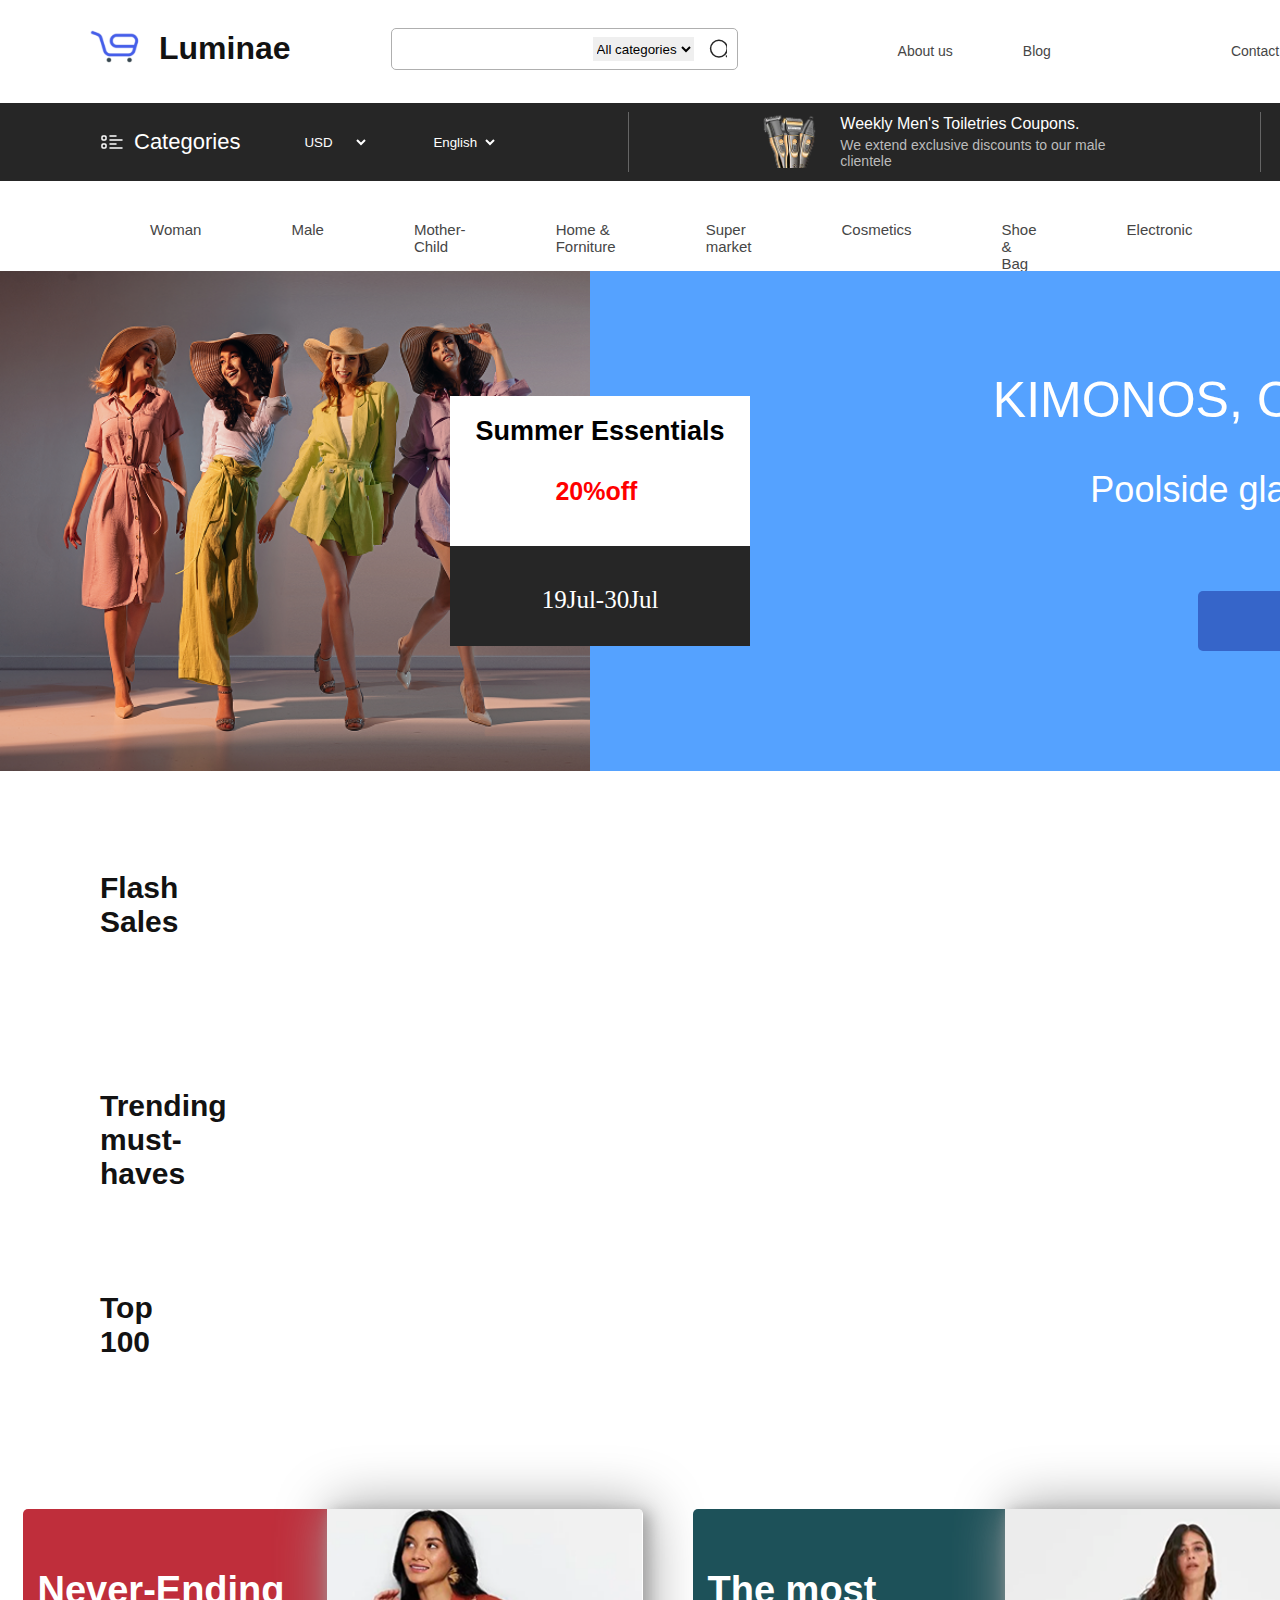
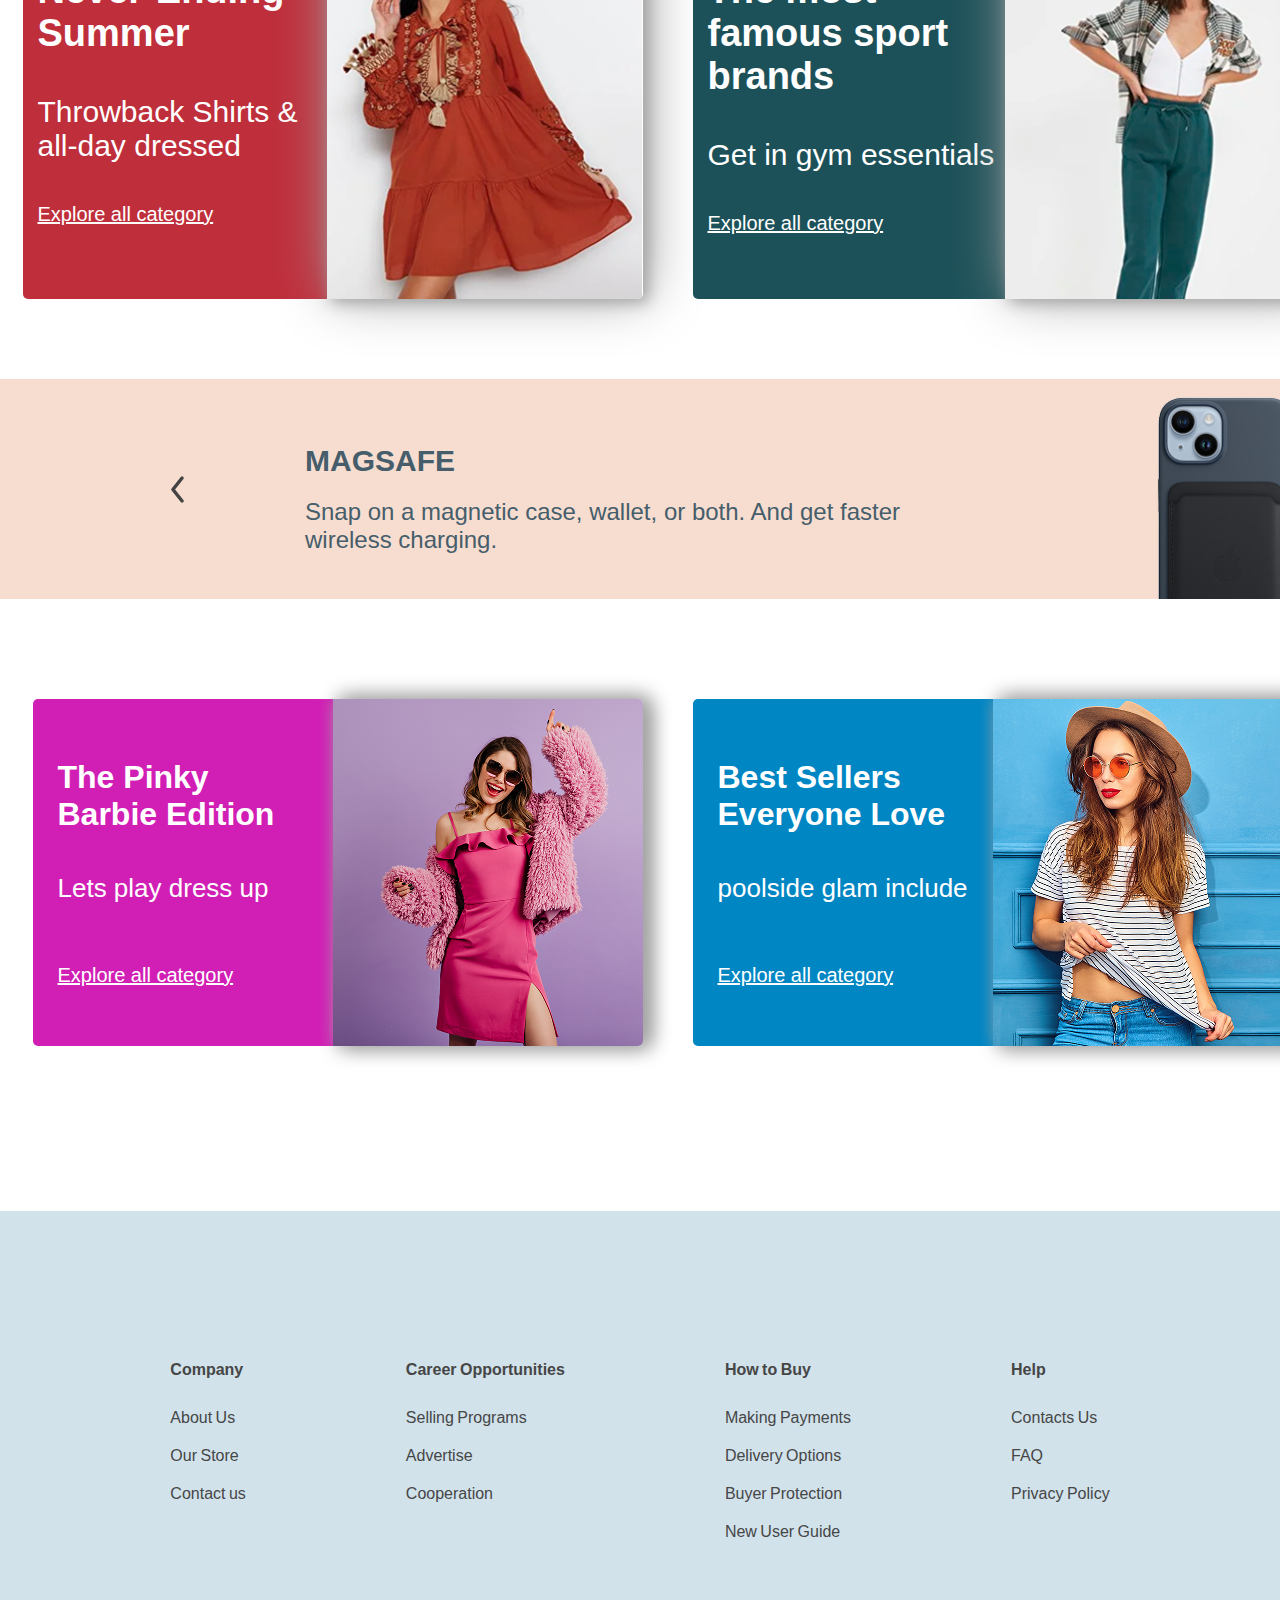
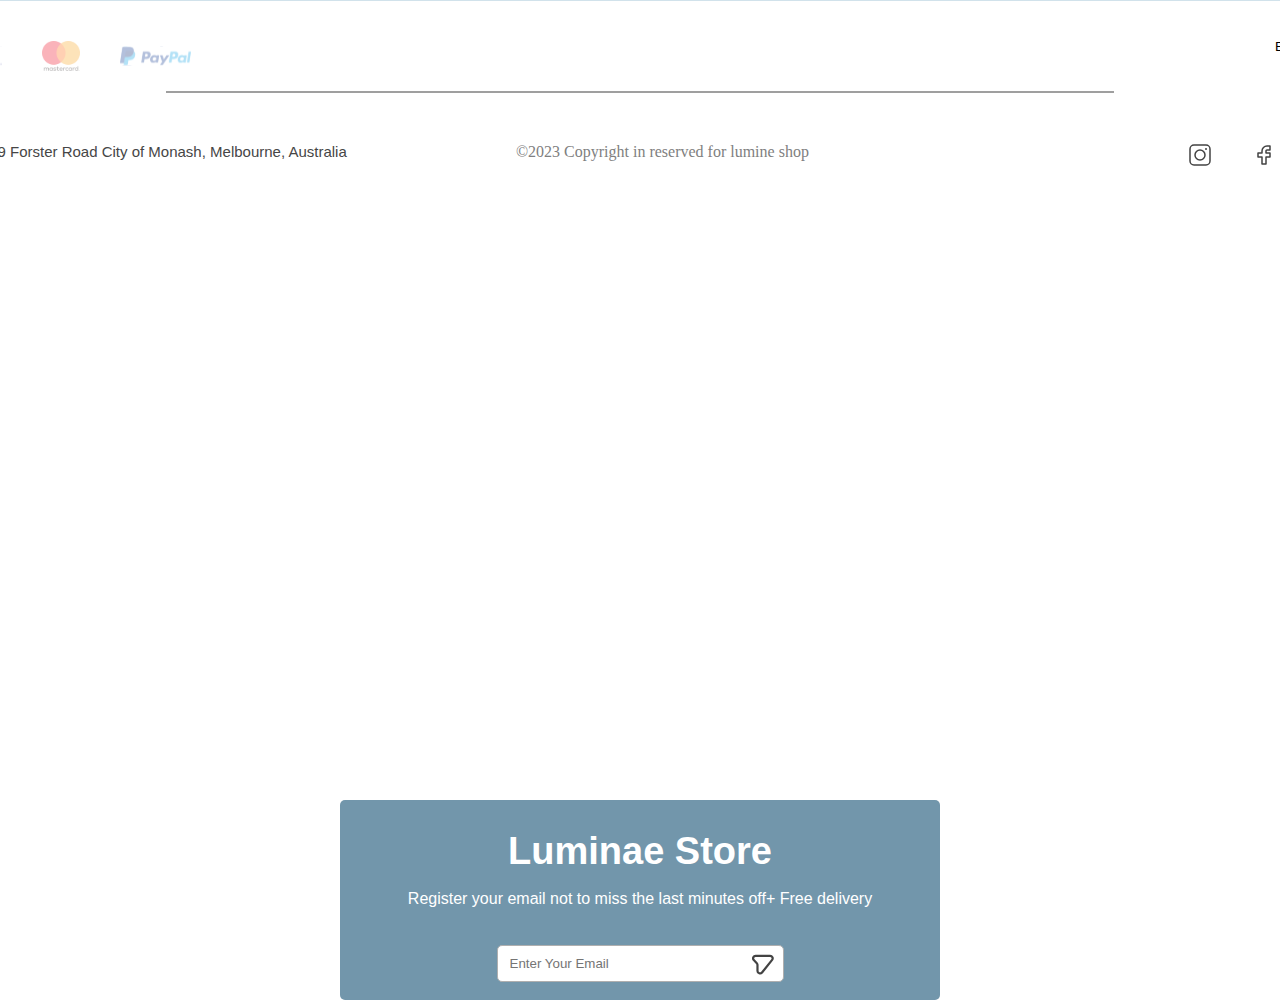
<file: index.html>
<!DOCTYPE html>
<html lang="en">
<head>
    <meta charset="UTF-8">
    <meta name="viewport" content="width=device-width, initial-scale=1.0">
    <link rel="stylesheet" href="css/style.css">
    <title>Luminae</title>
</head>
<body>
    <header>
        <div class="title-container">
            <div class="logo"></div>
            <h1><a href="index.html">Luminae</a></h1>
        </div>
        <nav>
            <div class="search">
                <input type="text" class="search-bar">
                <select name="categories" id="categories" class="select-category">
                    <option value="All categories">All categories</option>
                    <option value="Electronics">Electronics</option>
                    <option value="Cloth">Cloth</option>
                    <option value="Instruments">Instruments</option>
                </select>
                <div class="search-logo"></div>
            </div>
            <div class="nav1">
                <ul>
                    <li>About us</li>
                    <li>Blog</li>
                </ul>
                <ul>
                    <li>Contact us</li>
                    <li>Help&support</li>
                </ul>
            </div>
            <div class="social-container">
                <span class="social1"><img src="logos/Instagram.svg" alt="instagram"></span>
                <span class="social2"><img src="logos/FB.svg" alt="facebook"></span>
                <span class="social3"><img src="logos/Telegram.svg" alt="telegram"></span>
            </div>
        </nav>
    </header>
    <section class="section1">
        <div>
            <div>
                <div class="categories-logo"></div>
                <h2>Categories</h2>
            </div>
            <select class="moneytypes" name="moneytypes" id="moneytypes">
                <option value="USD">USD</option>
                <option value="RUB">RUB</option>
                <option value="EURO">EURO</option>
                <option value="POUND">POUND</option>
            </select>
            <select class="language" name="language" id="language">
                <option value="English">English</option>
                <option value="Russian">Russian</option>
                <option value="Spanish">Spanish</option>
                <option value="French">French</option>
            </select>
            <hr class="devider1">
            <img class="Men-cosmetic-image" src="images/Men cosmetic.png" alt="Men-cosmetic">
            <div class="Men-cosmetic-text-container">
                <h4 class="Men-cosmetic-text1">Weekly Men's Toiletries Coupons.</h4>
                <p class="Men-cosmetic-text2">We extend exclusive discounts to our male clientele</p>
            </div>
            <hr class="devider1">
            <div class="container1">
                <div class="sign-in">
                    <img class="logo1" src="logos/Sign in.svg">
                    <h3><a href="#">Sign in</a></h3>
                </div>
                <div class="Favorites">
                    <img class="logo2" src="logos/Favorides.svg">
                    <h3><a href="#">Favorites</a></h3>
                </div>
                <div class="Card">
                    <img class="logo3" src="logos/Card.svg">
                    <h3><a href="#">Card</a></h3>
                    <div class="Card-amount-indicator"><h2>3</h2></div>
                </div>
            </div>

        </div>
    </section>
    <section class="section2">
        <article>
            <nav>
                <h3>Woman</h3>
                <h3>Male</h3>
                <h3>Mother-Child</h3>
                <h3>Home & Forniture</h3>
                <h3>Super market</h3>
                <h3>Cosmetics</h3>
                <h3>Shoe & Bag</h3>
                <h3>Electronic</h3>
                <h3>Sport & Outdoor</h3>
                <h3>Best seller</h3>
            </nav>
        </article>
        <article>
            <img src="images/left.png" alt="left">
            <div>
                <div>
                    <h3>Summer Essentials</h3>
                    <h3>20%off</h3>
                </div>
                <div>
                    <h4>19Jul-30Jul</h4>
                </div>
            </div>
            <div>
                <h2>KIMONOS, CAFTANS & PAREOS</h2>
                <h3>Poolside glam included From $4.99</h3>
                <button>
                    <img class="shop-now-logo" src="logos/shop-now-icon.svg">
                    <h3>SHOP NOW</h3>
                </button>
            </div>
        </article>
    </section>
    <section class="section3">
        <div>
            <h2>Flash Sales</h2>
            <a href="">View all</a>
        </div>
        <div class="product-wrapper">
            
        </div>
    </section>
    <section class="section4">
        <div>
            <h2>Trending must-haves</h2>
            <a href="">View all</a>
        </div>
        <div class="must-haves-wrapper">
            
        </div>
    </section>
    <section class="section5">
        <div>
            <h2>Top 100</h2>
            <a href="">View all</a>
        </div>
        <div class="top100card-Wrapper">
            
        </div>
    </section>
    <section class="section6">
        <div>
            <div>
                <h2>Never-Ending <br> Summer</h2>
                <h2>Throwback Shirts & <br> all-day dressed</h2>
                <h3><a href="">Explore all category</a></h3>
            </div>
            <img src="images/Throwback Shirts & all-day dressed.png" alt="Throwback Shirts & all-day dressed">
        </div>
        <div>
            <div>
                <h2>The most <br> famous sport <br> brands</h2>
                <h2>Get in gym essentials</h2>
                <h3><a href="">Explore all category</a></h3>
            </div>
            <img src="images/Get in gym essentials.png" alt="Get in gym essentials">
        </div>
    </section>
    <section class="section7">
        <div>
            <img src="logos/left_arrow.svg" alt="left_arrow">
            <div>
                <h2>MAGSAFE</h2>
                <h3>Snap on a magnetic case, wallet, or both. And get faster wireless charging.</h3>
            </div>
            <img src="images/Iphone.png" alt="Iphone">
            <img src="logos/right_arrow.svg" alt="right_arrow">
        </div>
        <div>
            <div>
                <div>
                    <h2>The Pinky <br> Barbie Edition</h2>
                    <h2>Lets play dress up</h2>
                    <h3><a href="">Explore all category</a></h3>
                </div>
                <img src="images/The_pinky_barbie_edition.png" alt="Throwback Shirts & all-day dressed">
            </div>
            <div>
                <div>
                    <h2>Best Sellers <br> Everyone Love</h2>
                    <h2>poolside glam include</h2>
                    <h3><a href="">Explore all category</a></h3>
                </div>
                <img src="images/Best_sellets_everyone_love.png" alt="Get in gym essentials">
            </div>
        </div>
    </section>
    <section class="section8">
        <div class="enter-email">
            <h2>Luminae Store</h2>
            <p>Register your email not to miss the last minutes off+ Free delivery</p>
            <div class="email-text-bar">
                <input type="text" placeholder="Enter Your Email" class="text-bar-email">
                <img src="logos/email-logo.svg" alt="email-logo">
            </div>
        </div>
        <div class="credits">
            <div>
                <p>Company</p>
                <p>About Us</p>
                <p>Our Store</p>
                <p>Contact us</p>
            </div>
            <div>
                <p>Career Opportunities</p>
                <p>Selling Programs</p>
                <p>Advertise</p>
                <p>Cooperation</p>
            </div>
            <div>
                <p>How to Buy</p>
                <p>Making Payments</p>
                <p>Delivery Options</p>
                <p>Buyer Protection</p>
                <p>New User Guide</p>
            </div>
            <div>
                <p>Help</p>
                <p>Contacts Us</p>
                <p>FAQ</p>
                <p>Privacy Policy</p>
            </div>
        </div>
    </section>
    <footer>
        <div>
            <div>
                <img src="logos/visa_logo.svg" alt="visa">
                <img src="logos/mastercard_logo.svg" alt="mastercard">
                <img src="logos/paypal_logo.svg" alt="paypal">
            </div>
            <select class="language" name="language" id="language">
                <option value="English">English</option>
                <option value="Russian">Russian</option>
                <option value="Spanish">Spanish</option>
                <option value="French">French</option>
            </select>
        </div>
        <hr>
        <div>
            <p>165-179 Forster Road City of Monash, Melbourne, Australia</p>
            <p>©2023 Copyright in reserved for lumine shop</p>
            <div>
                <img src="logos/instagram_outlines.svg" alt="instagram">
                <img src="logos/facebook_outlines.svg" alt="facebook">
                <img src="logos/telegram__outlines.svg" alt="telegram">
            </div>
        </div>
    </footer>
    <script src="js/app.js"></script>
</body>
</html>
</file>
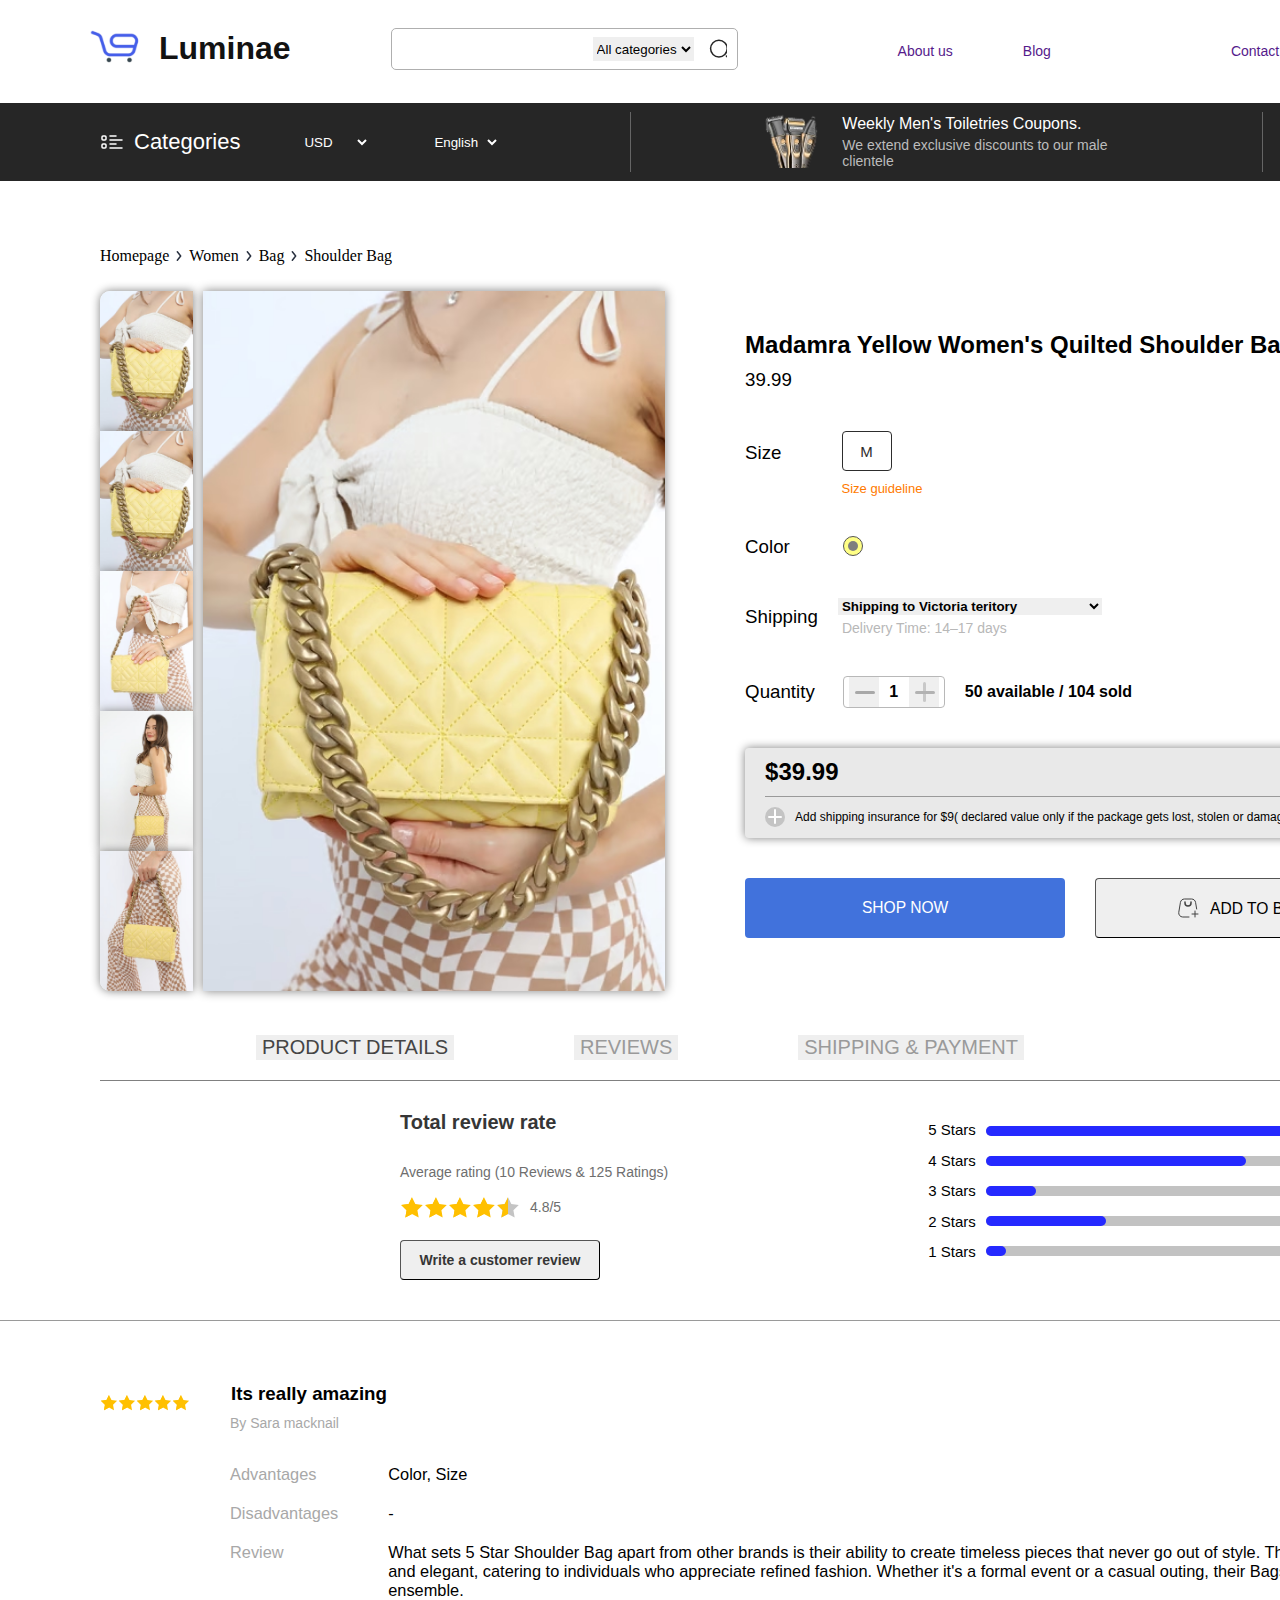
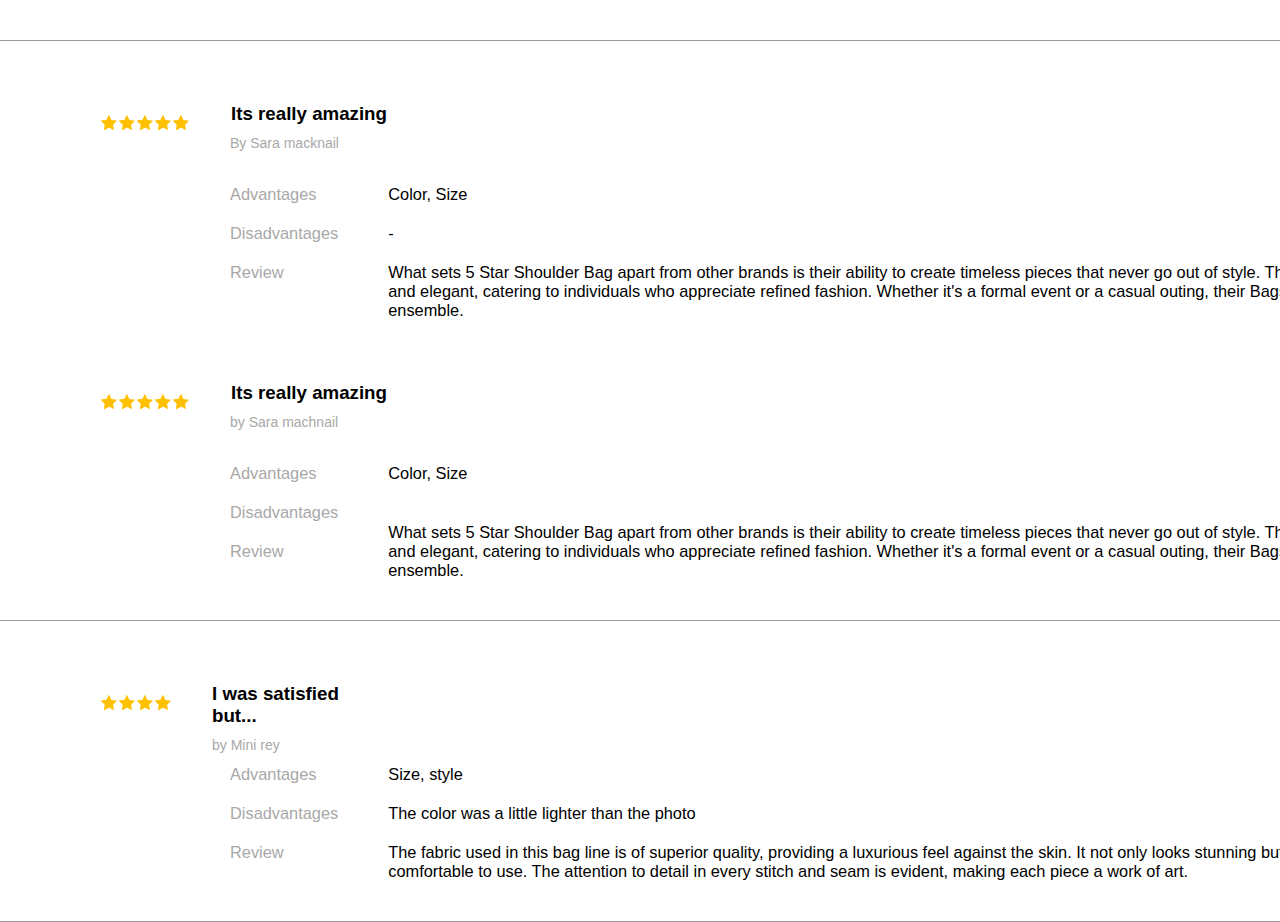
<file: pages/product.html>
<!DOCTYPE html>
<html lang="en">
<head>
    <meta charset="UTF-8">
    <meta name="viewport" content="width=device-width, initial-scale=1.0">
    <link rel="stylesheet" href="../css/css-variables.css">
    <link rel="stylesheet" href="../css/product.css">
    <title>Luminae</title>
</head>
<body>
    <header>
        <div class="title-container">
            <div class="logo"><a href="index.html"><img src="../logos/Main_Logo.svg" alt="website-logo"></a></div>
            <h1><a href="index.html">Luminae</a></h1>
        </div>
        <nav>
            <div class="search">
                <label for="search-products">
                    <input type="text" id="search-products" class="search-bar">
                </label>
                <label for="search-categories">
                    <select name="categories" id="search-categories" class="select-category">
                        <option value="All categories">All categories</option>
                        <option value="Electronics">Electronics</option>
                        <option value="Cloth">Cloth</option>
                        <option value="Instruments">Instruments</option>
                    </select>
                </label>
                <div class="search-logo"></div>
            </div>
            <div class="nav1" role="navigation">
                <ul>
                    <li><a href="">About us</a></li>
                    <li><a href="">Blog</a></li>
                </ul>
                <ul>
                    <li><a href="">Contact us</a></li>
                    <li><a href="">Help&support</a></li>
                </ul>
            </div>
            <div class="social-container" role="link">
                <span class="social1"><a href="https://www.instagram.com" target="_blank"><img src="../logos/Instagram.svg" alt="instagram"></a></span>
                <span class="social2"><a href="https://www.facebook.com" target="_blank"><img src="../logos/FB.svg" alt="facebook"></a></span>
                <span class="social3"><a href="https://telegram.org" target="_blank"><img src="../logos/Telegram.svg" alt="telegram"></a></span>
            </div>
        </nav>
    </header>
    <section class="section1">
        <div>
            <div>
                <div class="categories-logo"><img src="../logos/categories.svg" alt="categories-logo"></div>
                <h2>Categories</h2>
            </div>
            <label for="moneytypes">
                <select class="moneytypes" name="moneytypes" id="moneytypes">
                    <option value="USD">USD</option>
                    <option value="RUB">RUB</option>
                    <option value="EURO">EURO</option>
                    <option value="POUND">POUND</option>
                </select>
            </label>
            <label for="language">
                <select class="language" name="language" id="language">
                    <option value="English">English</option>
                    <option value="Russian">Russian</option>
                    <option value="Spanish">Spanish</option>
                    <option value="French">French</option>
                </select>
            </label>
            <hr class="devider1">
            <img class="Men-cosmetic-image" src="../images/Men cosmetic.avif" alt="Men-cosmetic">
            <div class="Men-cosmetic-text-container">
                <h3 class="Men-cosmetic-text1">Weekly Men's Toiletries Coupons.</h3>
                <p class="Men-cosmetic-text2">We extend exclusive discounts to our male clientele</p>
            </div>
            <hr class="devider1">
            <div class="container1">
                <div class="sign-in">
                    <img class="logo1" src="../logos/Sign in.svg" alt="sign-in-logo">
                    <h3><a href="">Sign in</a></h3>
                </div>
                <div class="Favorites">
                    <img class="logo2" src="../logos/Favorides.svg" alt="favorites-logo">
                    <h3><a href="">Favorites</a></h3>
                </div>
                <div class="Card">
                    <img class="logo3" src="../logos/Card.svg" alt="Card-amount-indicator">
                    <h3><a href="">Card</a></h3>
                    <div class="Card-amount-indicator"><h2>3</h2></div>
                </div>
            </div>

        </div>
    </section>
    <section class="section2">
        <nav>
            <p>Homepage</p>
            <img src="../logos/Category-next.svg" alt="next-categories-logo">
            <p>Women</p>
            <img src="../logos/Category-next.svg" alt="next-categories-logo">
            <p>Bag</p>
            <img src="../logos/Category-next.svg" alt="next-categories-logo">
            <p>Shoulder Bag</p>
        </nav>
        <section>
            <article class="image-sidepanel">
                <img alt="yellow_bag_example-1" id="sidePanelImg-1">
                <img alt="yellow_bag_example-2" id="sidePanelImg-2">
                <img alt="yellow_bag_example-3" id="sidePanelImg-3">
                <img alt="yellow_bag_example-4" id="sidePanelImg-4">
                <img alt="yellow_bag_example-5" id="sidePanelImg-5">
            </article>
            <article class="image-display">
                <img alt="yellow_bag_example-2" id="main-img">
            </article>
            <article class="information">
                <div class="name">
                    <h2 id="name">Madamra Yellow Women's Quilted Shoulder Bag</h2>
                    <h3 id="price-name">$39.99</h3>
                </div>
                <div id="choose-size">
                    <h3>Size</h3>
                    <div>
                        <div>
                            <label>
                                <input type="radio" name="size" checked>
                            </label>
                        </div>
                        <p>Size guideline</p>
                    </div>
                </div>
                <div id="choose-color">
                    <h3>Color</h3>
                    <div>
                        <label>
                            <input type="radio" name="color" checked>
                        </label>
                    </div>
                </div>
                <div class="shipping">
                    <h3>Shipping</h3>
                    <div>
                        <select name="shipping-adress" id="shipping-adress">
                            <option value="Shipping to Victoria teritory">Shipping to Victoria teritory</option>
                            <option value="Shipping to South Australia teritory">Shipping to South Australia teritory</option>
                            <option value="Shipping to Western Australia teritory">Shipping to Western Australia teritory</option>
                            <option value="Shipping to Northern Australia teritory">Shipping to Northern Australia teritory</option>
                        </select>
                        <p>Delivery Time: 14–17 days</p>
                    </div>
                </div>
                <div class="quantity">
                    <h3>Quantity</h3>
                    <div>
                        <button id="quantity-minus">
                            <div></div>
                        </button>
                        <h4 id="quantity-number">2</h4>
                        <button id="quantity-plus">
                            <div></div>
                            <div></div>
                        </button>
                    </div>
                    <h4>50 available / 104 sold</h4>
                </div>
                <div class="total-price">
                    <h2 id="total-price">$79.98</h2>
                    <hr>
                    <div>
                        <div>
                            <div></div>
                            <div></div>
                        </div>
                        <p>Add shipping insurance for $9( declared value  only if the package gets lost, stolen or damaged.)</p>
                    </div>
                </div>
                <div class="confirm"> 
                    <a href=""><button><h3>SHOP NOW</h3></button></a>
                    <a href=""><button><img src="../logos-product/add_to_basket-logo.svg" alt="add_to_basket-logo"><h3>ADD TO BASKET</h3></button></a>
                </div>
            </article>
            <article class="fav-card-container">
                <a href=""><button><img src="../logos-product/Heart.svg" alt="Heart-icon"></button></a>
                <a href=""><button><img src="../logos-product/Card.svg" alt="Card-icon"></button></a>
            </article>
        </section>
        <section class="details">
            <article class="details-reviews-shipping_payment">
                <button id="choice-details"><h2>PRODUCT DETAILS</h2></button>
                <button id="choice-reviews"><h2>REVIEWS</h2></button>
                <button id="choice-shipping_payment"><h2>SHIPPING & PAYMENT</h2></button>
            </article>
            <hr>
            <article class="product-details display-none">
                <div>
                    <h2>Product Description</h2>
                    <p>The yellow bag features a quilted, padded texture with a diamond-grid pattern and a vibrant lemon-yellow finish.</p>
                    <h2>Product Description</h2>
                    <ul>
                        <li>Size | M</li>
                        <li>Color | Yellow</li>
                        <li>Size | 30</li>
                        <li>Bag | Shoulder Bag</li>
                        <li>Age Group | Any</li>
                        <li>Handle Type | Chain</li>
                        <li>Handle Length | Medium</li>
                        <li>Package Content | 1 pcs</li>
                    </ul>
                </div>
                <div>
                    <h2>Composition</h2>
                    <p>We work with monitoring programmes to ensure compliance with our social, environmental and health and safety standards for our products. To assess compliance, we have developed a programme of audits and continuous improvement plans.</p>
                    <h2>Care instructions</h2>
                    <div class="Care-instructions">
                        <span>
                            <img src="../logos-product/30deg.svg" alt="30degree-icon">
                            <img src="../logos-product/clothes-iron.svg" alt="clothes-iron-icon">
                            <img src="../logos-product/clothes-iron_steam.svg" alt="clothes-iron_steam-icon">
                            <img src="../logos-product/laundry.svg" alt="laundry-icon">
                            <img src="../logos-product/washing-machine.svg" alt="washing-machine-icon">
                            <img src="../logos-product/cloth.svg" alt="cloth-icon">
                        </span>
                        <ul>
                            <li>Machine wash at max. 30ºC/86ºF with short spin cycle</li>
                            <li>Iron at a maximum of 110ºC/230ºF</li>
                            <li>Do not dry clean</li>
                            <li>Do not tumble dry</li>
                            <li>Wash inside out</li>
                            <li>Wash separately</li>
                        </ul>
                    </div>
                </div>
            </article>
            <article class="show-more-background-notshown display-none">
                <button class="show-more-button" id="showMoreButton"><img src="../logos-product/arrow-down.svg" alt="arrow-down-icon"><h2>SHOW MORE</h2></button>
                <button class="show-more-button" id="showLessButton"><img src="../logos-product/arrow-up.svg" alt="arrow-down-icon"><h2>SHOW LESS</h2></button>
            </article>  
            <article class="reviews">
                <div class="reviews-first-part">
                    <div class="rating-left-side">
                        <h2>Total review rate</h2>
                        <p>Average rating (10 Reviews & 125 Ratings)</p>
                        <div>
                            <div class="star-container">
                                <img src="../logos-product/full-star.svg" alt="full-star-icon">
                                <img src="../logos-product/full-star.svg" alt="full-star-icon">
                                <img src="../logos-product/full-star.svg" alt="full-star-icon">
                                <img src="../logos-product/full-star.svg" alt="full-star-icon">
                                <img src="../logos-product/half-star.svg" alt="half-star-icon">
                            </div>
                            <p>4.8/5</p>
                        </div>
                        <a href=""><button><h3>Write a customer review</h3></button></a>
                    </div>
                    <div class="rating-bars">
                        <div>
                            <p>5 Stars</p>
                            <p>4 Stars</p>
                            <p>3 Stars</p>
                            <p>2 Stars</p>
                            <p>1 Stars</p>
                        </div>
                        <div>
                            <div class="bar">
                                <div></div>
                                <div></div>
                            </div>
                            <div class="bar">
                                <div></div>
                                <div></div>
                            </div>
                            <div class="bar">
                                <div></div>
                                <div></div>
                            </div>
                            <div class="bar">
                                <div></div>
                                <div></div>
                            </div>
                            <div class="bar">
                                <div></div>
                                <div></div>
                            </div>
                        </div>
                    </div>
                </div>
                <div class="review-devider"></div>
                <div class="reviews-second-part">
                    <div class="single-review">
                        <div class="single-review-upper-part">
                            <div>
                                <div>
                                    <img src="../logos-product/Star-reviews.svg" alt="star">
                                    <img src="../logos-product/Star-reviews.svg" alt="star">
                                    <img src="../logos-product/Star-reviews.svg" alt="star">
                                    <img src="../logos-product/Star-reviews.svg" alt="star">
                                    <img src="../logos-product/Star-reviews.svg" alt="star">
                                </div>
                                <div>
                                    <h3>Its really amazing</h3>
                                    <p>By Sara macknail</p>
                                </div>
                            </div>
                            <div>
                                <img src="../logos-product/like.svg" alt="like">
                                <h3>1</h3>
                                <div></div>
                                <img src="../logos-product/dislike.svg" alt="dislike">
                                <h3>2</h3>
                            </div>
                        </div>
                        <div class="single-review-middle-part">
                            <div>
                                <h3>Advantages</h3>
                                <h3>Disadvantages</h3>
                                <h3>Review</h3>
                            </div>
                            <div>
                                <h3>Color, Size</h3>
                                <h3>-</h3>
                                <h3>What sets 5 Star Shoulder Bag apart from other brands is their ability to create timeless pieces that never go out of style. Their designs are sophisticated and elegant, catering to individuals who appreciate refined fashion. Whether it's a formal event or a casual outing, their Bags effortlessly elevates any ensemble.</h3>
                            </div>
                        </div>
                        <div class="review-devider"></div>
                    </div>
                    <div class="single-review">
                        <div class="single-review-upper-part">
                            <div>
                                <div>
                                    <img src="../logos-product/Star-reviews.svg" alt="star">
                                    <img src="../logos-product/Star-reviews.svg" alt="star">
                                    <img src="../logos-product/Star-reviews.svg" alt="star">
                                    <img src="../logos-product/Star-reviews.svg" alt="star">
                                    <img src="../logos-product/Star-reviews.svg" alt="star">
                                </div>
                                <div>
                                    <h3>Its really amazing</h3>
                                    <p>By Sara macknail</p>
                                </div>
                            </div>
                            <div>
                                <img src="../logos-product/like.svg" alt="like">
                                <h3>1</h3>
                                <div></div>
                                <img src="../logos-product/dislike.svg" alt="dislike">
                                <h3>2</h3>
                            </div>
                        </div>
                        <div class="single-review-middle-part">
                            <div>
                                <h3>Advantages</h3>
                                <h3>Disadvantages</h3>
                                <h3>Review</h3>
                            </div>
                            <div>
                                <h3>Color, Size</h3>
                                <h3>-</h3>
                                <h3>What sets 5 Star Shoulder Bag apart from other brands is their ability to create timeless pieces that never go out of style. Their designs are sophisticated and elegant, catering to individuals who appreciate refined fashion. Whether it's a formal event or a casual outing, their Bags effortlessly elevates any ensemble.</h3>
                            </div>
                        </div>
                    </div>
                </div>
            </article>
        </section>
    </section>
    <script src="../js/data.js"></script>
    <script src="../js/product-page-functionality.js"></script>
</body>
</html>
</file>
<file: css/style.css>
:root {
    --search-border-col: rgb(175, 175, 175);
    --title-col: rgb(18, 18, 18);
    --element-dark-col: #262626;
    --nav-col: rgb(70, 70, 70);
    --nav-hover-col: rgb(255, 122, 0);
    --general-col: white;
    --general-bit-darker-col: rgb(255, 255, 255);
    --description-col: rgb(188, 188, 188);
    --product-text-col: rgb(148, 148, 148);
    --new-arivals: #04c561;
}

* {
    margin: 0px 0px 0px 0px;
}

.display-none {
    display: none !important;
}

header {
    display: flex;
    width: 100%;
}

.title-container {
    display: flex;
    margin-top: 30px;
    margin-right: 100px;
    margin-left: 90px;
    height: 33px;
}

.logo {
    background-image: url(/logos/Main_Logo.svg);
    height: 33px;
    width: 49px;
    margin-right: 20px;
}

.title-container > h1 > a {
    color: var(--title-col);
    text-decoration: none;
    font-family: sans-serif;
    font-weight: 700;
    font-size: 32px;
    height: 30px;
    display: block;
}

.search {
    display: flex;
    margin-top: 28px;
    margin-right: 120px;
    height: 40px;
    width: 345px;
    border-radius: 5px;
    border-style: solid;
    border-color: var(--search-border-col);
    border-width: 1px;
}

.search-bar {
    align-self: center;
    border-width: 0px;
    margin-left: 10px;
    height: 24px;
    outline: none;
}

.select-category {
    border-width: 0px;
    border-color: var(--search-border-col);
    align-self: center;
    height: 24px;
    cursor: pointer;
    margin-left: 10px;
    outline: none;
}

.search-logo {
    background-image: url(/logos/Search.svg);
    height: 20px;
    width: 20px;
    margin: 10px 10px 10px 15px;
    cursor: pointer;
}

nav:nth-of-type(1) {
    width: 1920px;
    display: flex;
    height: 50px;   
    position: relative;
}

.nav1 {
    display: flex;
    gap: 140px;
    height: 25px;
    width: 600px;
    margin-top: 38px;
}

ul {
    font-size: 14px;
    font-family: sans-serif;
    align-self: center;
    display: flex;
    gap: 70px;
    list-style: none;
    color: var(--nav-col);

    & li {
        cursor: pointer;
    }
}


.social-container {
    align-self: center;
    display: flex;
    margin-top: 45px;
    margin-left: 200px;
    margin-right: 90px;
    gap: 10px;
    height: 24px;
    width: 84px;

    & span {
        cursor: pointer;
    }
}

.social1 {
    height: 24px;
    width: 24px;
}

.social2 {
    align-self: center;
    height: 18px;
    width: 12px;
}

.social3 {
    height: 24px;
    width: 24px;
}

.section1 > div {
    display: flex;
    background-color: var(--element-dark-col);
    margin-top: 40px;
    height: 78px;
    width: 100%;
}

.section1 > div > div:nth-of-type(1) {
    height: 78px;
    margin-left: 100px;
    align-items: center;
    display: flex;
}

.categories-logo {
    margin-right: 10px;
    height: 24px;
    width: 24px;
    background-image: url(/logos/categories.svg);
}

.section1 > div > div > h2 {
    font-family: sans-serif;
    color: var(--general-col);
    font-size: 22px;
    font-weight: 400;
}

.devider1 {
    align-self: center;
    height: 60px;
    margin-left: 130px;
    margin-right: 30px;
    border: none;
    border-right: 1px solid rgb(101, 101, 101);
}

.moneytypes {
    width: 70px;
    color: var(--general-col);
    background-color: var(--element-dark-col);
    margin-left: 60px;
    align-self: center;
    border: none;
    cursor: pointer;
    outline: none;
}

.language {
    width: 70px;
    color: var(--general-col);
    background-color: var(--element-dark-col);
    margin-left: 60px;
    align-self: center;
    border: none;
    cursor: pointer;
    outline: none;
}

.Men-cosmetic-image {
    margin-left: 100px;
    margin-top: 5px;
    height: 60px;
}

.Men-cosmetic-text-container {
    margin-left: 20px;
    align-self: center;
    gap: 4px;
    display: flex;
    flex-direction: column;
}

.Men-cosmetic-text1 {
    font-family: sans-serif;
    font-weight: 100;
    color: var(--general-col);
    font-size: 16px;
    margin-left: 0px;
}

.Men-cosmetic-text2 {
    font-family: sans-serif;
    font-weight: 100;
    font-size: 14px;
    color: var(--description-col);
    width: 290px;
}

.container1 {
    display: flex;
    align-self: center;
    margin-left: 100px;
    gap: 40px;
}


.container1 > div {
    display: flex;
    gap: 10px;
}

.container1 > div > .logo1, .container1 > div > .logo2, .container1 > div > .logo3 {
    height: 24px;
    width: 24px;
    cursor: pointer;
}

.container1 > div > h3 > a {
    color: var(--general-col);
    text-decoration: none;
}


.container1 > div > h3 {
    align-self: center;
    color: var(--general-col);
    font-weight: 200;
    font-family: sans-serif;
}

.sign-in > h3 {
    width: 60px;
}

.Card > h3 {
    width: 35px;
}


.Card-amount-indicator {
    height: 26px;
    width: 26px;
    border-radius: 20px;
    background-color: #3DC47E;
    margin-left: 5px;
    cursor: pointer;
}

.Card-amount-indicator > h2 {
    font-family: sans-serif;
    font-weight: 100;
    justify-self: center;
    margin-top: 1px;
    font-size: 22px;
    color: var(--general-col);
}

.section2 > article > nav {
    display: flex;
    margin-top: 40px;
    gap: 90px;
    margin-left: 150px;
}

.section2 > article > nav > h3 {
    font-size: 15px;
    font-weight: 500;
    font-family: sans-serif;
    color: var(--nav-col);
    transition-duration: 0.3s;
    cursor: pointer;
}

.section2 > article > nav > h3:hover {
    color: var(--nav-hover-col);
}

.section2 > article {
    display: flex;
}

.section2 > article:nth-of-type(2) > img {
    height: 500px;
}

.section2 > article:nth-of-type(2) > div:nth-of-type(1) {
    position: absolute;
    margin-left: 450px;
    margin-top: 125px;
    display: flex;
    flex-direction: column;
    align-items: center;
    width: 300px;
    height: 250px;
    background-color: rgb(255, 255, 255);
    z-index: 1;
}

.section2 > article:nth-of-type(2) > div:nth-of-type(1) > div:nth-of-type(1) > h3:nth-of-type(1) {
    margin-top: 20px;
    font-size: 27px;
    font-family: sans-serif;
}

.section2 > article:nth-of-type(2) > div:nth-of-type(1) > div:nth-of-type(1) > h3:nth-of-type(2) {
    font-size: 25px;
    color: red;
    font-family: sans-serif;
    margin-top: 30px;
    margin-left: 80px;
}

.section2 > article:nth-of-type(2) > div:nth-of-type(1) > div:nth-of-type(2) {
    margin-top: 40px;
    background-color: rgb(38, 38, 38);
    width: 300px;
    height: 100px;
}


.section2 > article:nth-of-type(2) > div:nth-of-type(1) > div:nth-of-type(2) > h4 {
    font-size: 25px;
    font-weight: 500;
    margin-top: 40px;
    color: var(--general-col);
    justify-self: center;
    
}


.section2 > article:nth-of-type(2) > div:nth-of-type(2) {
    height: 500px;
    width: 1315px;
    margin-left: 590px;
    position: absolute;
    background-color: rgb(85, 162, 255);
    justify-items: center;
}

.section2 > article:nth-of-type(2) > div:nth-of-type(2)  > h2 {
    color: var(--general-col);
    font-family: sans-serif;
    font-weight: 500;
    font-size: 50px;
    margin-top: 100px;
    margin-left: 250px;
}

.section2 > article:nth-of-type(2) > div:nth-of-type(2)  > h3 { 
    color: var(--general-col);
    font-family: sans-serif;
    font-weight: 500;
    font-size: 36px;
    margin-top: 40px;
    margin-left: 250px;
}

.section2 > article:nth-of-type(2) > div:nth-of-type(2) > button {
    display: flex;
    justify-content: center;
    background-color: rgb(54, 101, 201);
    margin-top: 80px;
    margin-left: 0px;
    width: 350px;
    height: 60px;
    border-radius: 5px;
    border-width: 0px;
    transition-duration: 0.3s;
    margin-left: 250px;
}

.section2 > article:nth-of-type(2) > div:nth-of-type(2) > button:hover {
    background-color: rgb(27, 73, 172);
}

.section2 > article:nth-of-type(2) > div:nth-of-type(2) > button > img {
    height: 40px;
    align-self: center;
}

.section2 > article:nth-of-type(2) > div:nth-of-type(2) > button > h3 {
    font-size: 20px;
    margin-left: 20px;
    font-family: sans-serif;
    align-self: center;
    font-weight: 100;
    color: var(--general-col);
}

.section3 > div:nth-of-type(1) {
    display: flex;
    margin-left: 100px;
    margin-top: 100px;
    gap: 1300px;
}

.section3 > div:nth-of-type(1) > h2 {
    font-family: sans-serif;
    font-size: 30px;
    color: var(--title-col);
}

.section3 > div:nth-of-type(1) > a {
    font-family: sans-serif;
    text-decoration: none;
    color: var(--nav-col);
    align-self: center;
    margin-left: 200px;
}

.product-wrapper {
    max-width: 1600px;
    margin-top: 50px;
    margin-left: 200px;
    display: flex;
}
.product {
    width: 300px;
    height: 400px;
    box-shadow: 0 0 10px 5px rgb(196, 196, 196);
    border-radius: 4px;
    margin-right: 120px;
    cursor: pointer;
}

.product > div:nth-of-type(1) {
    height: 50px;
    margin-left: 5px;
    justify-items: center;
    align-content: center;
}

.product > div:nth-of-type(1) > h3 {
    color: var(--product-text-col);
    font-family: sans-serif;
    font-weight: 600;
    font-size: 20px;
}

.time-left {
    display: flex;
    align-items: center;
    justify-self: center;
    gap: 14px;

    & h3 {
        font-size: 20px;
        font-family: sans-serif;
    }

    & h3:nth-of-type(1), h3:nth-of-type(3), h3:nth-of-type(5) {
        color: black;
    }

    & h3:nth-of-type(2), h3:nth-of-type(4) {
        color: gray;
    }
}

.time-left-description {
    display: flex;
    color: var(--product-text-col);
    margin-left: 83px;
    font-family: sans-serif;
    font-size: 12px;

    & p:nth-of-type(2) {
        margin-left: 32px;
        margin-right: 40px;
    }
}

.product > img {
    margin-top: 10px;
    width: 300px;
}

.product > h3 {
    justify-self: auto;
    margin-top: 30px;
    margin-left: 50px;
    font-family: sans-serif;
}

.product:nth-of-type(1) > p:nth-of-type(1) {
    justify-self: center;
    margin-top: 10px;
    margin-bottom: 10px;
    margin-right: 60px;
    font-size: 12px;
    font-family: sans-serif;
}

.product:nth-of-type(2) > p:nth-of-type(1) {
    justify-self: center;
    margin-top: 10px;
    margin-bottom: 10px;
    margin-right: 55px;
    font-size: 12px;
    font-family: sans-serif;
}

.product:nth-of-type(3) > p:nth-of-type(1) {
    justify-self: center;
    margin-top: 10px;
    margin-bottom: 10px;
    margin-right: 70px;
    font-size: 12px;
    font-family: sans-serif;
}

.product:nth-of-type(4) > p:nth-of-type(1) {
    justify-self: center;
    margin-top: 10px;
    margin-bottom: 10px;
    margin-right: 110px;
    font-size: 12px;
    font-family: sans-serif;
}

.rating {
    display: flex;
    margin-bottom: 10px;
    margin-left: 50px;
    width: 100px;

    & .star-wrapper {
        display: flex;
    }

    .rating-amount {
        margin-left: 12px;
        font-size: 12px;
        color: rgb(33, 33, 33);
        font-family: sans-serif;
    }
}

.prices {
    display: flex;
    margin-left: 50px;

    & h4 {
        margin-right: 10px;
        font-family: sans-serif;
    }

    & h4:nth-of-type(1) {
        color: red;
    }

    & h4:nth-of-type(2) {
        color: var(--description-col);
    }

    & .discount {
        background-color: red;
        height: 20px;
        width: 40px;
        border-radius: 2px;
        margin-top: -2px;
        

        & h4 {
            color: var(--general-col);
            font-family: sans-serif;
            font-size: 12px;
            margin-top: 3px;
            width: 40px;
            text-align: center;
        }
    }
}

.section4 > div:nth-of-type(1) {
    display: flex;
    margin-left: 100px;
    margin-top: 100px;
    gap: 1164px;
}

.section4 > div:nth-of-type(1) > h2 {
    font-family: sans-serif;
    font-size: 30px;
    color: var(--title-col);
}

.section4 > div:nth-of-type(1) > a {
    font-family: sans-serif;
    text-decoration: none;
    color: var(--nav-col);
    align-self: center;
    margin-left: 200px;
}

.section4 > div:nth-of-type(2) {
    display: flex;
    margin-left: 200px;
}

.must-haves {
    margin-top: 50px;
    margin-right: 168px;
    height: 445px;
    width: 408px;
    border-radius: 10px;
    box-shadow: 0px 0px 10px gray;
}

.must-haves > img {
    width: 408px;
    border-radius: 10px 10px 0px 0px;
}

.must-haves:nth-of-type(1) > div:nth-of-type(1) {
    position: absolute;
    height: 25px;
    width: 80px;
    top: 1550px;
    left: 210px;
    border-radius: 5px;
    background-color: var(--new-arivals);
    display: flex;
    align-items: center;

    & img {
        width: 20px;
        margin-left: 2px;
    }

    & p {
        color: var(--general-col);
        font-size: 10px;  
        font-family: sans-serif;
        margin-left: 2px;
    }
}

.must-haves:nth-of-type(2) > div:nth-of-type(1) {
    position: absolute;
    height: 25px;
    width: 80px;
    top: 1550px;
    left: 785px;
    border-radius: 5px;
    background-color: var(--new-arivals);
    display: flex;
    align-items: center;

    & img {
        width: 20px;
        margin-left: 2px;
    }

    & p {
        color: var(--general-col);
        font-size: 10px;  
        font-family: sans-serif;
        margin-left: 2px;
    }
}

.must-haves:nth-of-type(3) > div:nth-of-type(1) {
    position: absolute;
    height: 25px;
    width: 80px;
    top: 1550px;
    left: 1360px;
    border-radius: 5px;
    background-color: var(--new-arivals);
    display: flex;
    align-items: center;

    & img {
        width: 20px;
        margin-left: 2px;
    }

    & p {
        color: var(--general-col);
        font-size: 10px;  
        font-family: sans-serif;
        margin-left: 2px;
    }
}


.must-haves > div:nth-of-type(2) {
    background-color: var(--element-dark-col);
    display: flex;
    height: 100px;
    margin-top: -4px;
    border-radius: 0px 0px 10px 10px;
    box-shadow: 0px 0px 12px gray;
}

.must-haves > div:nth-of-type(2) > div > h3, .must-haves > div > div > p {
    color: var(--general-col);
    font-family: sans-serif;
    font-weight: 100;
}

.must-haves > div:nth-of-type(2) > div > h3 {
    margin-top: 25px;
    margin-left: 20px;
    font-size: 16px;
    color: var(--general-col);
}

.must-haves > div:nth-of-type(2) > div > p {
    margin-top: 20px;
    margin-left: 20px;
    font-size: 12px;
    color: var(--description-col);
}
 
.must-haves > div:nth-of-type(2) > div > button {
    background-color: var(--element-dark-col);
    border-style: solid;
    border-radius: 8px;
    border-color: var(--description-col);
    margin-top: 30px;
    margin-left: 40px;
    width: 140px;
    height: 45px;
    cursor: pointer;
}

.must-haves:nth-of-type(3) > div:nth-of-type(2) > div > button {
    background-color: var(--element-dark-col);
    border-style: solid;
    border-radius: 8px;
    border-color: var(--description-col);
    margin-top: 30px;
    margin-left: 100px;
    width: 140px;
    height: 45px;
    cursor: pointer;
}

.must-haves > div:nth-of-type(2) > div > button:hover {
    border-color: var(--general-col);
}

.must-haves > div:nth-of-type(2) > div > button > a {
    text-decoration: none;
    color: var(--general-col);
}

.section5 > div:nth-of-type(1) > h2 {
    font-family: sans-serif;
    font-size: 30px;
    color: var(--title-col);
}

.section5 > div:nth-of-type(1) > a {
    font-family: sans-serif;
    text-decoration: none;
    color: var(--nav-col);
    align-self: center;
    margin-left: 200px;
}

.section5 > div:nth-of-type(1) {
    display: flex;
    margin-left: 100px;
    margin-top: 100px;
    gap: 1355px;
}

.top100card-Wrapper {
    margin-top: 50px;
    margin-left: 180px;
    display: flex;
    gap: 80px;
}

.top100card {
    box-shadow: 0px 0px 10px gray;  
    padding-top: 20px;  
    padding-bottom: 10px;
    padding-left: 20px;
    padding-right: 20px;
    border-radius: 10px;
}

.top100card > img {
    cursor: pointer;
}

.top100card > div > div:nth-of-type(1) > div{
    margin-top: 20px;
    font-family: sans-serif;
    display: flex;
}


.top100card > div > div:nth-of-type(1) > p{
    margin-top: 20px;
    font-family: sans-serif;
    font-size: 14px;
}

.star-wrapper2 {
    display: flex;
}

.star-wrapper2 > p {
    margin-top: 2px;
    margin-left: 20px;
}

.top100-prices {
    margin-top: 20px;
    display: flex;
    gap: 10px;

    & h4 {
        font-size: 22px;
    }

    & h4:nth-of-type(1), h4:nth-of-type(3) {
        color: red;
    }

    & h4:nth-of-type(1), h4:nth-of-type(2) {
        font-family: sans-serif;
    }

    h4:nth-of-type(2) {
        color: var(--product-text-col);
    }

    & h4:nth-of-type(3) {
        margin-left: 10px;
        margin-top: 1px;
        font-size: 20px;
        font-family: serif;
        text-align: center;
    }
}

.top100-bottompart {
    margin-top: 20px;
}

.favourite-logo {
    height: 25px;
    margin-left: 210px;
    cursor: pointer;
}

.top100card:nth-of-type(1) > div > div:nth-of-type(1) > div > img {
    margin-left: 210px;
} 

.top100card:nth-of-type(2) > div > div:nth-of-type(1) > div > img {
    margin-left: 231px;
} 

.top100card:nth-of-type(3) > div > div:nth-of-type(1) > div > img {
    margin-left: 212px;
} 

.top100card:nth-of-type(4) > div > div:nth-of-type(1) > div > img {
    margin-left: 157px;
} 

.section6 {
    display: flex;
    margin-top: 100px;
    justify-content: center;
    margin-left: 55px;
    gap: 50px;
}

.section6 > div {
    width: 620px;
    height: 390px;
    display: flex;
}

.section6 > div > div {
    border-radius: 5px 0px 0px 5px;
}

.section6 > div > img {
    box-shadow: 5px -3px 55px rgb(163, 163, 163),
                5px 3px 15px rgb(163, 163, 163);
    border-radius: 0px 5px 5px 0px;
}

.section6 > div > div, .section6 > div > div > h3 > a {
    color: var(--general-col);
    font-family: sans-serif; 
}

.section6 > div > div > h2:nth-of-type(2), .section6 > div > div > h3 > a {
    font-weight: 100;
}

.section6 > div > div > h2:nth-of-type(1) {
    font-size: 38px;
    margin-left: 15px;
    margin-top: 60px;
}

.section6 > div > div > h2:nth-of-type(2) {
    font-size: 30px;
    margin-left: 15px;
    margin-top: 40px;
    color: var(--general-bit-darker-col);
}

.section6 > div > div > h3 {
    font-size: 20px;
    margin-left: 15px;
    margin-top: 40px;
    color: var(--general-bit-darker-col);
}

.section6 > div:nth-of-type(1) > div {
    background-color: #BF2E3B;
    width: 320px;
}

.section6 > div:nth-of-type(2) > div {
    background-color: #1D5159;
    width: 320px;
}

.section7 > div:nth-of-type(1) {
    height: 220px;
    width: 100%;
    background-color: #F7DDD0;
    margin-top: 80px;
    display: flex;

    & img:nth-of-type(1) {
        width: 60px;
        height: 55px;
        align-self: center;
        margin-left: 150px;
        cursor: pointer;
    }

    & div {
        align-content: center;
        margin-left: 100px;

        & h2 {
            margin-top: 20px;
            margin-bottom: 20px; 
            font-family: sans-serif;
            font-size: 30px;
            color: #465D6B;
        }

        & h3 {
            font-family: sans-serif;
            color: #465D6B;
            font-weight: 100;
            font-size: 24px;
            width: 600px;
        }
    }

    & img:nth-of-type(2) {
        width: 100%px;
        margin-left: 225px;
    }

    & img:nth-of-type(3) {
        width: 20px;
        height: 30px;
        align-self: center;
        margin-left: 100px;
        cursor: pointer;
    }
}

.section7 > div:nth-of-type(2) {
    justify-content: center;
    margin-top: 100px;
    margin-left: 55px;
    display: flex;
    gap: 50px;

    & div:nth-of-type(1) {
        display: flex;

        & div {
            background-color: #D11FB5;
            font-family: sans-serif;
            display: flex;
            flex-direction: column;
            width: 300px;
            border-radius: 5px 0px 0px 5px;

            & h2:nth-of-type(1) {
                font-size: 32px;
                margin-left: 25px;
                margin-top: 60px;
                color: var(--general-col);
            }

            & h2:nth-of-type(2) {
                font-size: 26px;
                margin-left: 25px;
                margin-top: 40px;
                font-weight: 100;
                color: var(--general-bit-darker-col);
            }

            & h3 {
                font-size: 20px;
                margin-left: 25px;
                margin-top: 60px;
                
                & a {
                    font-weight: 100;
                    color: var(--general-bit-darker-col);
                }
            }
        }

        & img {
            box-shadow: 7px -3px 20px rgb(163, 163, 163),
                        7px 3px 20px rgb(163, 163, 163);
            border-radius: 0px 5px 5px 0px;
        }
    }

    & div:nth-of-type(2) {
        display: flex;

        & div {
            background-color: #0186C4;
            font-family: sans-serif;
            display: flex;
            flex-direction: column;
            width: 300px;
            border-radius: 5px 0px 0px 5px;

            & h2:nth-of-type(1) {
                font-size: 32px;
                margin-left: 25px;
                margin-top: 60px;
                color: var(--general-col);
            }

            & h2:nth-of-type(2) {
                font-size: 26px;
                margin-left: 25px;
                margin-top: 40px;
                font-weight: 100;
                color: var(--general-bit-darker-col);
            }

            & h3 {
                font-size: 20px;
                margin-left: 25px;
                margin-top: 60px;
                
                & a {
                    font-weight: 100;
                    color: var(--general-bit-darker-col);
                }
            }
        }

        & img {
            box-shadow: 7px -3px 20px rgb(163, 163, 163),
                        7px 3px 20px rgb(163, 163, 163);            
            border-radius: 0px 5px 5px 0px;
        }   
    }
}

.enter-email {
    background-color: #7296AB;
    width: 600px;
    height: 200px;
    justify-self: center;
    top: 4000px;
    border-radius: 5px;
    position: absolute;

    & h2, p {
        position: absolute;
        justify-self: center;
        font-family: sans-serif;
    }

    & h2 {
        margin-top: 30px;
        font-size: 38px;
        color: var(--general-col);
    }

    & p {
        margin-top: 90px;
        color: var(--general-bit-darker-col);
    }
}


.email-text-bar {
    position: absolute;
    margin-top: 145px;
    display: flex;
    justify-self: center;
    background-color: white;
    height: 35px;
    width: 285px;
    border-radius: 5px;
    border-style: solid;
    border-color: var(--search-border-col);
    border-width: 1px;

    & input {
        border-width: 0px;
        border: none;
        height: 24px;
        width: 230px;
        align-self: center;
        outline: none;
        margin-left: 10px;
    }

    & img {
        margin-left: 10px;
        margin-top: 3px;
        width: 22px;
        cursor: pointer;
    }
}

.credits {
    display: flex;
    margin-top: 165px;
    width: 100%;
    background-color: #D1E2EB;
    justify-content: center;
    gap: 160px;
}

.credits > div {
    height: 240px;
    margin-top: 150px;
}

.credits > div > p:nth-of-type(1) {
    font-weight: 600;
    margin-bottom: 30px;
}

.credits > div > p {
    font-family: sans-serif;
    margin-bottom: 20px;
    word-spacing: -1px;
    color: var(--nav-col);
    cursor: pointer;
}

footer {
    width: 100%;

    & div:nth-of-type(1) {
        margin-top: 20px;
        width: 1400px;
        justify-self: center;
        display: flex;

        & div {
            display: flex;
            gap: 40px;
            
            & img {
                cursor: pointer;
            }
        }

        & select {
            background-color: white;
            color: black;
            outline: none;
        }
    }

    & hr {
        margin-top: 20px;
        width: 74%;
        height: 2px;
        border: none;
        background-color: rgb(159, 159, 159);
        justify-self: center;
    }

    & div:nth-of-type(2) {
        margin-top: 50px;
        width: 1400px;
        height: 30px;
        justify-self: center;
        display: flex;

        & p:nth-of-type(1) {
            height: 40px;
            width: 1140px;
            color: var(--nav-col);
            font-family: sans-serif;
            font-size: 15px;
            text-align: center;
        }

        & p:nth-of-type(2) {
            margin-left: 140px;
            height: 40px;
            width: 900px;
            color: gray;
            text-align: center;
        }

        & div {
            gap: 40px;
            display: flex;
            justify-content: end;
            height: 24px;
            margin-top: 0px;
            
            & img {
                width: 24px;
                height: 24px;
                cursor: pointer;
            }
        }
    }
}
</file>
<file: css/css-variables.css>
:root {
    --search-border-col: rgb(175, 175, 175);
    --title-col: rgb(18, 18, 18);
    --element-dark-col: #262626;
    --nav-col: rgb(70, 70, 70);
    --nav-hover-col: rgb(255, 122, 0);
    --view-all-hover-col: rgb(145, 145, 145);
    --general-col: white;
    --general-bit-darker-col: rgb(255, 255, 255);
    --general-bit-darker-hover-col: rgb(207, 207, 207);
    --description-col: rgb(188, 188, 188);
    --product-text-col: rgb(122, 122, 122);
    --new-arivals: #04c561;
}
</file>
<file: css/product.css>
:root {
    --radio-border-col: #b8b8b8;
    --radio-border-checked-col: #2d2d2d;
    --border-col-dark: #a8a8a8;
    --button-non-selected-col: #9a9a9a;
    --button-selected-col: #454545;
    --dark-text: #363636;
    --gray-text: #6e6e6e;
    --write-review-button: #6f6f6f;
    --border-col-bleach: #d9d9d9;
}

* {
    margin: 0px 0px 0px 0px;
}

.display-none {
    display: none !important;
}

header {
    display: flex;
    width: 100%;
}

label {
    align-content: center;
}

.title-container {
    display: flex;
    margin-top: 30px;
    margin-right: 100px;
    margin-left: 90px;
    height: 33px;
}

.logo {
    height: 33px;
    width: 49px;
    margin-right: 20px;
}

.title-container > h1 > a {
    color: var(--title-col);
    text-decoration: none;
    font-family: sans-serif;
    font-weight: 700;
    font-size: 32px;
    height: 30px;
    display: block;
}

.search {
    display: flex;
    margin-top: 28px;
    margin-right: 120px;
    height: 40px;
    width: 345px;
    border-radius: 5px;
    border-style: solid;
    border-color: var(--search-border-col);
    border-width: 1px;
}

.search-bar {
    align-self: center;
    border-width: 0px;
    margin-left: 10px;
    height: 24px;
    outline: none;
}

.select-category {
    border-width: 0px;
    border-color: var(--search-border-col);
    align-self: center;
    height: 24px;
    cursor: pointer;
    margin-left: 10px;
    outline: none;
}

.search-logo {
    background-image: url(/logos/Search.svg);
    height: 20px;
    width: 20px;
    margin: 10px 10px 10px 15px;
    cursor: pointer;
}

nav:nth-of-type(1) {
    width: 1920px;
    display: flex;
    height: 50px;   
    position: relative;
}

.nav1 {
    display: flex;
    gap: 140px;
    height: 25px;
    width: 600px;
    margin-top: 38px;
}

ul {
    font-size: 14px;
    font-family: sans-serif;
    align-self: center;
    display: flex;
    gap: 70px;
    list-style: none;
    color: var(--nav-col);

    & li {
        cursor: pointer;

        & a {
            text-decoration: none;
        }
    }
}


.social-container {
    align-self: center;
    display: flex;
    margin-top: 45px;
    margin-left: 200px;
    margin-right: 90px;
    gap: 10px;
    height: 24px;
    width: 84px;

    & span {
        cursor: pointer;
    }
}

.social1 {
    height: 24px;
    width: 24px;
}

.social2 {
    align-self: center;
    height: 18px;
    width: 12px;
}

.social3 {
    height: 24px;
    width: 24px;
}

.section1 > div {
    display: flex;
    background-color: var(--element-dark-col);
    margin-top: 40px;
    height: 78px;
    width: 100%;
}

.section1 > div > div:nth-of-type(1) {
    height: 78px;
    margin-left: 100px;
    align-items: center;
    display: flex;
}

.categories-logo {
    margin-right: 10px;
    height: 24px;
    width: 24px;
}

.section1 > div > div > h2 {
    font-family: sans-serif;
    color: var(--general-col);
    font-size: 22px;
    font-weight: 400;
}

.devider1 {
    align-self: center;
    height: 60px;
    margin-left: 130px;
    margin-right: 30px;
    border: none;
    border-right: 1px solid rgb(101, 101, 101);
}

.moneytypes {
    width: 70px;
    color: var(--general-col);
    background-color: var(--element-dark-col);
    margin-left: 60px;
    align-self: center;
    border: none;
    cursor: pointer;
    outline: none;
}

.language {
    width: 70px;
    color: var(--general-col);
    background-color: var(--element-dark-col);
    margin-left: 60px;
    align-self: center;
    border: none;
    cursor: pointer;
    outline: none;
}

.Men-cosmetic-image {
    margin-left: 100px;
    margin-top: 5px;
    height: 60px;
}

.Men-cosmetic-text-container {
    margin-left: 20px;
    align-self: center;
    gap: 4px;
    display: flex;
    flex-direction: column;
}

.Men-cosmetic-text1 {
    font-family: sans-serif;
    font-weight: 100;
    color: var(--general-col);
    font-size: 16px;
    margin-left: 0px;
}

.Men-cosmetic-text2 {
    font-family: sans-serif;
    font-weight: 100;
    font-size: 14px;
    color: var(--description-col);
    width: 290px;
}

.container1 {
    display: flex;
    align-self: center;
    margin-left: 100px;
    gap: 40px;
}

.container1 > div {
    display: flex;
    gap: 10px;
}

.container1 > div > .logo1, .container1 > div > .logo2, .container1 > div > .logo3 {
    height: 24px;
    width: 24px;
    cursor: pointer;
}

.container1 > div > h3 > a {
    color: var(--general-col);
    text-decoration: none;
}


.container1 > div > h3 {
    align-self: center;
    color: var(--general-col);
    font-weight: 200;
    font-family: sans-serif;
}

.sign-in > h3 {
    width: 60px;
}

.Card > h3 {
    width: 35px;
}

.Card-amount-indicator {
    height: 26px;
    width: 26px;
    border-radius: 20px;
    background-color: #3DC47E;
    margin-left: 5px;
    cursor: pointer;
}

.Card-amount-indicator > h2 {
    font-family: sans-serif;
    font-weight: 100;
    justify-self: center;
    margin-top: 1px;
    font-size: 22px;
    color: var(--general-col);
}

.section2 {
    & nav {
        margin-left: 100px;
        margin-top: 50px;
        margin-bottom: 10px;
        width: 500px;

        & p {
            align-self: center;
        }

        & img {
            width: 20px;
        }
    }
    
    & section {
        display: flex;
    }
}

.image-sidepanel {
    display: flex;
    flex-direction: column;
    margin-left: 100px;

    & img:first-of-type {
        border-radius: 10px 0px 0px 0px;
    }

    & img {
        box-shadow: 0px 0px 10px gray;
        width: 92.5px;
        cursor: pointer;
    }

    & img:last-of-type {
        border-radius: 0px 0px 0px 10px;
    }
}

.image-display {
    margin-left: 10px;

    & img {
        box-shadow: 0px 0px 10px gray;
        height: 700px;
    }
}

.information {
    display: flex;
    flex-direction: column;
    margin-left: 80px;
    margin-top: 40px;

    & h2, h3, h4 {
        font-family: sans-serif;
    }

    & h3 {
        font-weight: 100;
    }

    & h4 {
        font-weight: 100;
    }

    & p {
        font-family: Arial, Helvetica, sans-serif;
    }
}

.name {
    display: flex;
    flex-direction: column;
    margin-bottom: 40px;

    & h2 {
        margin-bottom: 10px;
        text-transform: capitalize;
    }

}

.choose-size {
    margin-bottom: 40px;
    display: flex;
    
    & h3 {
        margin-right: 60px;
        align-self: center;
        margin-bottom: 22px;
    }

    & div {
        display: flex;
        flex-direction: column;

        & div {
            display: flex;
            flex-direction: row;
            gap: 15px;

            & input {
                -webkit-appearance: none;
                appearance: none;

                width: 50px;
                height: 40px;
                border-width: 1px;
                border-style: solid;
                border-radius: 4px;
                border-color: var(--radio-border-col);
                transition: 0.3s;


                cursor: pointer;
                display: inline-grid;
                place-content: center;
            }

            & input:checked {
                border-color: var(--radio-border-checked-col);
            }

            & input::before {
                color: var(--radio-border-col);
            }

            & input:checked::before {
                color: var(--radio-border-checked-col);
            }
            

            & label:nth-of-type(1) > input::before {
                content: "XS";
                font-size: 14px;
            }

            & label:nth-of-type(1) > input:checked::before {
                transition: 0.1s;
                font-size: 15px;
            }

            & label:nth-of-type(2) > input::before {
                content: "S";
                font-size: 14px;
            }

            & label:nth-of-type(2) > input:checked::before {
                transition: 0.1s;
                font-size: 15px;
            }

            & label:nth-of-type(3) > input::before {
                content: "M";
                font-size: 14px;
            }
            
            & label:nth-of-type(3) > input:checked::before {
                transition: 0.1s;
                font-size: 15px;
            }

            & label:nth-of-type(4) > input::before {
                content: "L";
                font-size: 14px;
            }

            & label:nth-of-type(4) > input:checked::before {
                transition: 0.1s;
                font-size: 15px;
            }

            & label:nth-of-type(5) > input::before {
                content: "XL";
                font-size: 14px;
            }

            & label:nth-of-type(5) > input:checked::before {
                transition: 0.1s;
                font-size: 15px;
            }
        }
        

        & p {
            margin-top: 10px;
            color: #FF7A00;
            font-size: 13px;
        }
    }
}

.choose-size-bag {
    margin-bottom: 40px;
    display: flex;
    
    & h3 {
        margin-right: 60px;
        align-self: center;
        margin-bottom: 22px;
    }

    & div {
        display: flex;
        flex-direction: column;
        
        & div {
            display: flex;
            flex-direction: row;
            gap: 15px;

            & input {
                -webkit-appearance: none;
                appearance: none;

                width: 50px;
                height: 40px;
                border-width: 1px;
                border-style: solid;
                border-radius: 4px;
                border-color: var(--radio-border-col);
                transition: 0.3s;


                cursor: pointer;
                display: inline-grid;
                place-content: center;
            }

            & input:checked {
                border-color: var(--radio-border-checked-col);
            }

            & input::before {
                color: var(--radio-border-col);
            }

            & input:checked::before {
                color: var(--radio-border-checked-col);
            }
            

            & label:nth-of-type(1) > input::before {
                content: "M";
                font-size: 14px;
            }

            & label:nth-of-type(1) > input:checked::before {
                transition: 0.1s;
                font-size: 15px;
            }
        }
        

        & p {
            margin-top: 10px;
            color: #FF7A00;
            font-size: 13px;
        }
    }
}

.choose-color {
    margin-bottom: 40px;
    display: flex;

    & h3 {
        margin-right: 53px;

    }

    & div {
        gap: 10px;

        & label {

            & input {
                -webkit-appearance: none;
                appearance: none;

                width: 20px;
                height: 20px;
                border: 1px solid #555; 
                border-radius: 50%;

                background-color: rgb(255, 255, 133);


                cursor: pointer;
                display: inline-grid;
                place-content: center;
            }

            & input::before {
                content: "";
                width: 10px;
                height: 10px;
                border-radius: 50%;
                transform: scale(0);
                background-color: rgb(126, 126, 126);
                transition: 0.1s;
            }

            & input:checked::before {
                transform: scale(1);
            }
        }

        & label:nth-of-type(2) > input {
            background-color: rgb(255, 255, 25);
        }

        & label:nth-of-type(3) > input {
            background-color: rgb(203, 203, 13);
        }
    }
}

.choose-color-bag-yellow {
    margin-bottom: 40px;
    display: flex;

    & h3 {
        margin-right: 53px;

    }

    & div {
        gap: 10px;

        & label {

            & input {
                -webkit-appearance: none;
                appearance: none;

                width: 20px;
                height: 20px;
                border: 1px solid #555; 
                border-radius: 50%;

                background-color: rgb(255, 255, 133);


                cursor: pointer;
                display: inline-grid;
                place-content: center;
            }

            & input::before {
                content: "";
                width: 10px;
                height: 10px;
                border-radius: 50%;
                transform: scale(0);
                background-color: rgb(126, 126, 126);
                transition: 0.1s;
            }

            & input:checked::before {
                transform: scale(1);
            }
        }
    }
}

.shipping {
    margin-bottom: 40px;
    display: flex;

    & h3 {
        margin-right: 20px;
        align-self: center;
    }
    & div {
        display: flex;
        flex-direction: column;

        & select {
            outline: none;
            border: none;
            font-weight: 600;
            margin-bottom: 5px;
        }

        & p {
            margin-left: 4px;
            font-size: 14px;
            color: var(--radio-border-col);
        }
    }
}

.quantity {
    margin-bottom: 40px;
    display: flex;

    & h3 {
        margin-right: 28px;
        align-self: center;
    }

    & div {
        width: 100px;
        height: 30px;
        border-width: 1px;
        border-style: solid;
        border-radius: 4px;
        border-color: var(--radio-border-col);
        justify-content: space-around;
        display: flex;

        & button:nth-of-type(1) {
            position: relative;
            border-width: 0px;
            width: 30px;
            cursor: pointer;

            & div {
                background-color: rgb(168, 168, 168);
                width: 20px;
                height: 3px;
                border-radius: 20px;
                align-self: center;
                border-width: 0px;
                position: absolute;
            }   
        }

        & h4 {
            align-self: center;
            font-weight: 600;
            font-size: 16px;
            margin-left: 0px;
        }

        & button:nth-of-type(2) {
            position: relative;
            border-width: 0px;
            width: 30px;
            cursor: pointer;
            

            & div:nth-of-type(1) {
                background-color: rgb(200, 200, 200);
                width: 3px;
                height: 20px;
                border-radius: 20px;
                align-self: center;
                border-width: 0px;
                position: absolute;
                margin-left: 8.5px;
            }
 
            & div:nth-of-type(2) {
                background-color: rgb(178, 178, 178);
                width: 20px;
                height: 3px;
                border-radius: 20px;
                align-self: center;
                border-width: 0px;
                position: absolute;
            }
        }
    }

    & h4 {
        margin-left: 20px;
        align-self: center;
        font-weight: 600;
    }
}

.total-price {
    background-color: #E9E9E9;
    box-shadow: 0px 0px 10px gray;
    border-radius: 4px;
    height: 90px;
    display: flex;
    flex-direction: column;

    & h2 {
        margin-left: 20px;
        margin-top: 10px;
    }

    & hr {
        width: 635px;
        height: 1px;
        margin-top: 10px;
        margin-left: 20px;
        border-width: 0px;
        background-color: #9a9a9a;
    }

    & div {
        display: flex;
        margin-left: 10px;
        margin-top: 5px;

        & div {
            position: relative;
            background-color: #C4C4C4;
            width: 20px;
            height: 20px;
            border-radius: 50%;
            margin-right: 10px;
            
            
            & div:nth-of-type(1) {
                position: absolute;
                background-color: white;
                border-radius: 5px;
                width: 14px;
                height: 2px;
                margin-left: 3px;
                align-self: center;
                margin-top: 0px;
                
            }

            & div:nth-of-type(2) {
                position: absolute;
                background-color: white;
                border-radius: 5px;
                width: 2px;
                height: 15px;
                margin-left: 9px;
                margin-top: 2px;
            }
        }

        & p {
            font-size: 12px;
            align-self: center;
            margin-top: 4px;
        }
    }
}

.confirm {
    gap: 30px;
    margin-top: 40px;
    display: flex;

    & a:nth-of-type(1) {
        text-decoration: none;

        & button:nth-of-type(1) {
            width: 320px;
            height: 60px;
            background-color: #4172DC;
            border-width: 0px;
            border-radius: 4px;
            cursor: pointer;
            transition: 0.3s;

            & h3 {
                color: white;
            }
        }

        & button:nth-of-type(1):hover {
            background-color: rgb(27, 73, 172);
        }
    }

    & a:nth-of-type(2) {
        text-decoration: none;

        & button:nth-of-type(1) {
            width: 320px;
            height: 60px;
            border-width: 1px;
            border-radius: 4px;
            border-color: black;
            display: flex;
            align-items: center;
            justify-content: center;
            gap: 10px;
            cursor: pointer;
            transition: 0.3s;

            & img {
                width: 24px;
                height: 24px;
            }

            & h3 {
               height: 16px;
               transition: 0.2s;
            }
        
        }

        & button:nth-of-type(1):hover {
            border-color: var(--border-col-dark);

            & img {
                filter: brightness(2);
                transition: 0.2s;
            }

            & h3 {
                color: var(--border-col-dark);
            }
        }
    }
}

.fav-card-container {
    display: flex;
    gap: 40px;
    margin-left: 250px;

    & a {

        & button {
            width: 40px;
            height: 40px;
            border-radius: 20%;
            cursor: pointer;

            & img {
                filter: brightness(0.2);
                transition: 0.2s;
                margin-top: 2px;
            }
        }
    }
}

.details {
    display: flex;
    flex-direction: column;
    margin-top: 40px;

    & hr {
        margin-top: 20px;
        margin-bottom: 10px;
        width: 1700px;
        margin-left: 100px;
        border-width: 0px;
        background-color: gray;
        height: 1px;
    }
}

.details-reviews-shipping_payment {
    display: flex;
    justify-content: center;
    gap: 120px;

    

    & button {
        border-width: 0px;
        color: var(--button-non-selected-col);
        transition: 0.3s;
        outline: none;
        
        & h2 {
            font-weight: 100;
        }

        &.button-active {
            color: var(--button-selected-col);
        }
    }
}

.product-details {
    display: flex;
    margin-left: 100px;
    gap: 300px;
    & div:nth-of-type(1) {
        flex-direction: column;
        width: 700px;

        & h2:nth-of-type(1) {
            margin-top: 20px;
        }

        & h2:nth-of-type(2) {
            margin-top: 20px;
        }

        & h2 {
            font-family: sans-serif;
            font-size: 22px;
            color: var(--dark-text);
        }

        & p {
            font-family: sans-serif;
            color: var(--gray-text);
            margin-top: 20px;
        }

        & ul {
            margin-top: 15px;
            color: var(--gray-text);
            flex-direction: column;
            gap: 15px;    
            list-style: disc;  
            font-size: 14px;
            padding: 0px 0px 0px 26px;

            & li::marker {
                font-size: 20px;
            };
        }

    }
    
    & div:nth-of-type(2) {
        flex-direction: column;
        width: 700px;

        & h2:nth-of-type(1) {
            margin-top: 20px;
        }

        & h2:nth-of-type(2) {
            margin-top: 40px;
        }

        & h2 {
            font-family: sans-serif;
            font-size: 22px;
            color: var(--dark-text);
        }

        & p {
            font-family: sans-serif;
            color: var(--gray-text);
            margin-top: 20px;
        }

        ul {
            list-style: none;
        }
    }
}

.Care-instructions {
    display: flex; 
    
    & span {
        display: flex;
        flex-direction: column;
        width: 24px;
        margin-top: 15px;
        gap: 12px;
        
        & img {
            width: 24px;
        }
    }

    & ul {
        position: absolute;
        margin-right: 300px;
        margin-top: 0px;

        & li {
            margin-top: 5px;
        }
    }
}

.show-more-background-notshown {
    width: 100%;
    padding-top: 50px;
    padding-bottom: 50px;
    position: absolute;
    margin-top: 350px;
    background-color: white;
    box-shadow: 0px -30px 20px white;
    transition: 0.3s;
}

.show-more-background-shown {
    width: 100%;
    padding-top: 50px;
    padding-bottom: 50px;
    position: absolute;
    margin-top: 500px;
    background-color: white;
    transition: 0.3s;
}

.show-more-button {
    width: 200px;
    height: 30px;
    margin-left: 830px;
    border-width: 0px;
    display: flex;
    cursor: pointer;
    opacity: 1;
    transition: 0.3s;

    & img {
        margin-bottom: 5px;
    }

    & h2 {
        font-weight: 100;
    }
}

.is-hidden {
    opacity: 0;
}

.reviews {
    margin-top: 20px;
    width: 100%;
}

.reviews-first-part {
    display: flex;
    margin-left: 300px;
    gap: 260px;
}

.rating-left-side {
    display: flex;
    flex-direction: column;
        margin-left: 100px;

    & h2 {
        font-family: sans-serif;
        color: var(--dark-text);
        font-size: 20px;
    }

    & p {
        font-family: sans-serif;
        margin-top: 30px;
        font-size: 14px;
        color: var(--gray-text);
    }

    & div {
        display: flex;
        margin-top: 8px;
        margin-bottom: 10px;
        height: 32px;
        
        & p {
            margin-left: 10px;
            margin-bottom: 0px;
            margin-top: 5px;
            align-self: center;
        }
    }

    & button {
        margin-top: 10px;
        height: 40px;
        border-radius: 4px;
        border-width: 1px;
        cursor: pointer;
        width: 200px;
        border-color: black;
        transition: 0.2s;

        & h3 {
            font-size: 14px;
            font-weight: 600;
            color: var(--dark-text);
            transition: 0.2s;
        }
    }

    & button:hover {
        border-color: var(--write-review-button);

        & h3 {
            color: var(--write-review-button);
        }
    }

}

.star-container {
    display: flex;
    margin-bottom: 5px;

    & img {
        width: 24px;
        height: 24px;
    }
    
}

.rating-bars {
    display: flex;
    height: 50px;
    margin-top: 10px;
    
    & div:nth-of-type(1) {
        display: flex;
        flex-direction: column;

        & p {
            margin-bottom: 13.5px;
            font-family: sans-serif;
            font-size: 15px;
        }
    }
}

.bar:nth-of-type(1) {
    margin-top: 5px;
    margin-left: 10px;
    margin-bottom: 20px;
    width: 250px;
    height: 10px;

    & div:nth-of-type(1) {
        width: 350px;
        height: 10px;
        background-color: rgb(194, 194, 194);
        border-radius: 10px;
        position: absolute;
    }

    & div:nth-of-type(2) {
        width: 300px;
        height: 10px;
        background-color: rgb(37, 41, 255);
        border-radius: 10px;
        position: absolute;
    }
}

.bar:nth-of-type(2) {
    margin-top: 5px;
    margin-left: 10px;
    margin-bottom: 20px;
    width: 250px;
    height: 10px;

    & div:nth-of-type(1) {
        width: 350px;
        height: 10px;
        background-color: rgb(194, 194, 194);
        border-radius: 10px;
        position: absolute;
    }

    & div:nth-of-type(2) {
        width: 260px;
        height: 10px;
        background-color: rgb(37, 41, 255);
        border-radius: 10px;
        position: absolute;
    }
}

.bar:nth-of-type(3) {
    margin-top: 5px;
    margin-left: 10px;
    margin-bottom: 20px;
    width: 250px;
    height: 10px;

    & div:nth-of-type(1) {
        width: 350px;
        height: 10px;
        background-color: rgb(194, 194, 194);
        border-radius: 10px;
        position: absolute;
    }

    & div:nth-of-type(2) {
        width: 50px;
        height: 10px;
        background-color: rgb(37, 41, 255);
        border-radius: 10px;
        position: absolute;
    }
}

.bar:nth-of-type(4) {
    margin-top: 5px;
    margin-left: 10px;
    margin-bottom: 20px;
    width: 250px;
    height: 10px;

    & div:nth-of-type(1) {
        width: 350px;
        height: 10px;
        background-color: rgb(194, 194, 194);
        border-radius: 10px;
        position: absolute;
    }

    & div:nth-of-type(2) {
        width: 120px;
        height: 10px;
        background-color: rgb(37, 41, 255);
        border-radius: 10px;
        position: absolute;
    }
}

.bar:nth-of-type(5) {
    margin-top: 5px;
    margin-left: 10px;
    margin-bottom: 20px;
    width: 250px;
    height: 10px;

    & div:nth-of-type(1) {
        width: 350px;
        height: 10px;
        background-color: rgb(194, 194, 194);
        border-radius: 10px;
        position: absolute;
    }

    & div:nth-of-type(2) {
        width: 20px;
        height: 10px;
        background-color: rgb(37, 41, 255);
        border-radius: 10px;
        position: absolute;
    }
}

.review-devider {
    width: 100%;
    height: 1px;
    background-color: var(--button-non-selected-col);
    margin-top: 40px;
}

.single-review-upper-part {
    display: flex;
    margin-left: 100px;
    margin-top: 60px;

    & div:nth-of-type(1) {
        display: flex;
        
        & div:nth-of-type(1) {

            & img {
                width: 18px;
            }
        }

        & div:nth-of-type(2) {
            align-self: center;
            margin-left: 40px;
            gap: 10px;
            font-family: sans-serif;
            display: flex;
            flex-direction: column;
            border-width: 0px;
            width: 180px;

            & h3 {
                margin-bottom: 0px;
                margin-left: 0px;
                margin-right: 22px;
            }

            & p {
                font-size: 14px;
                color: var(--border-col-dark);
                margin-left: 0px;
            }
        }
    }

    & div:nth-of-type(2) {
        margin-left: 1200px;
        display: flex;
        height: 40px;
        width: 120px;
        border-style: solid;
        border-width: 2px;
        border-radius: 6px;
        border-color: var(--border-col-bleach);

        & img {
            width: 24px;
            margin-left: 9px;
            cursor: pointer;
        }

        & div:nth-of-type(1) {
            height: 35px;
            width: 1px;
            background-color: var(--border-col-bleach);
            margin-left: 10px;
            align-self: center;
        }

        & h3 {
            font-family: sans-serif;
            align-self: center;
            margin-left: 6px;
        }
    }
}

.single-review-middle-part {
    display: flex;
    font-size: 14px;
    margin-top: 40px;
    margin-left: 230px;

    & div {
        display: flex;
        flex-direction: column;
        gap: 20px;
        color: var(--border-col-dark);

        & h3 {
            font-family: sans-serif;
            font-weight: 100;
        }
    }

    & div:nth-of-type(2) {
        margin-left: 50px;
        color: black;
        font-family: sans-serif;

        & h3 {
            font-family: sans-serif;
        }

        & h3:last-child {
            width: 1130px;
        }
    }
}
</file>
